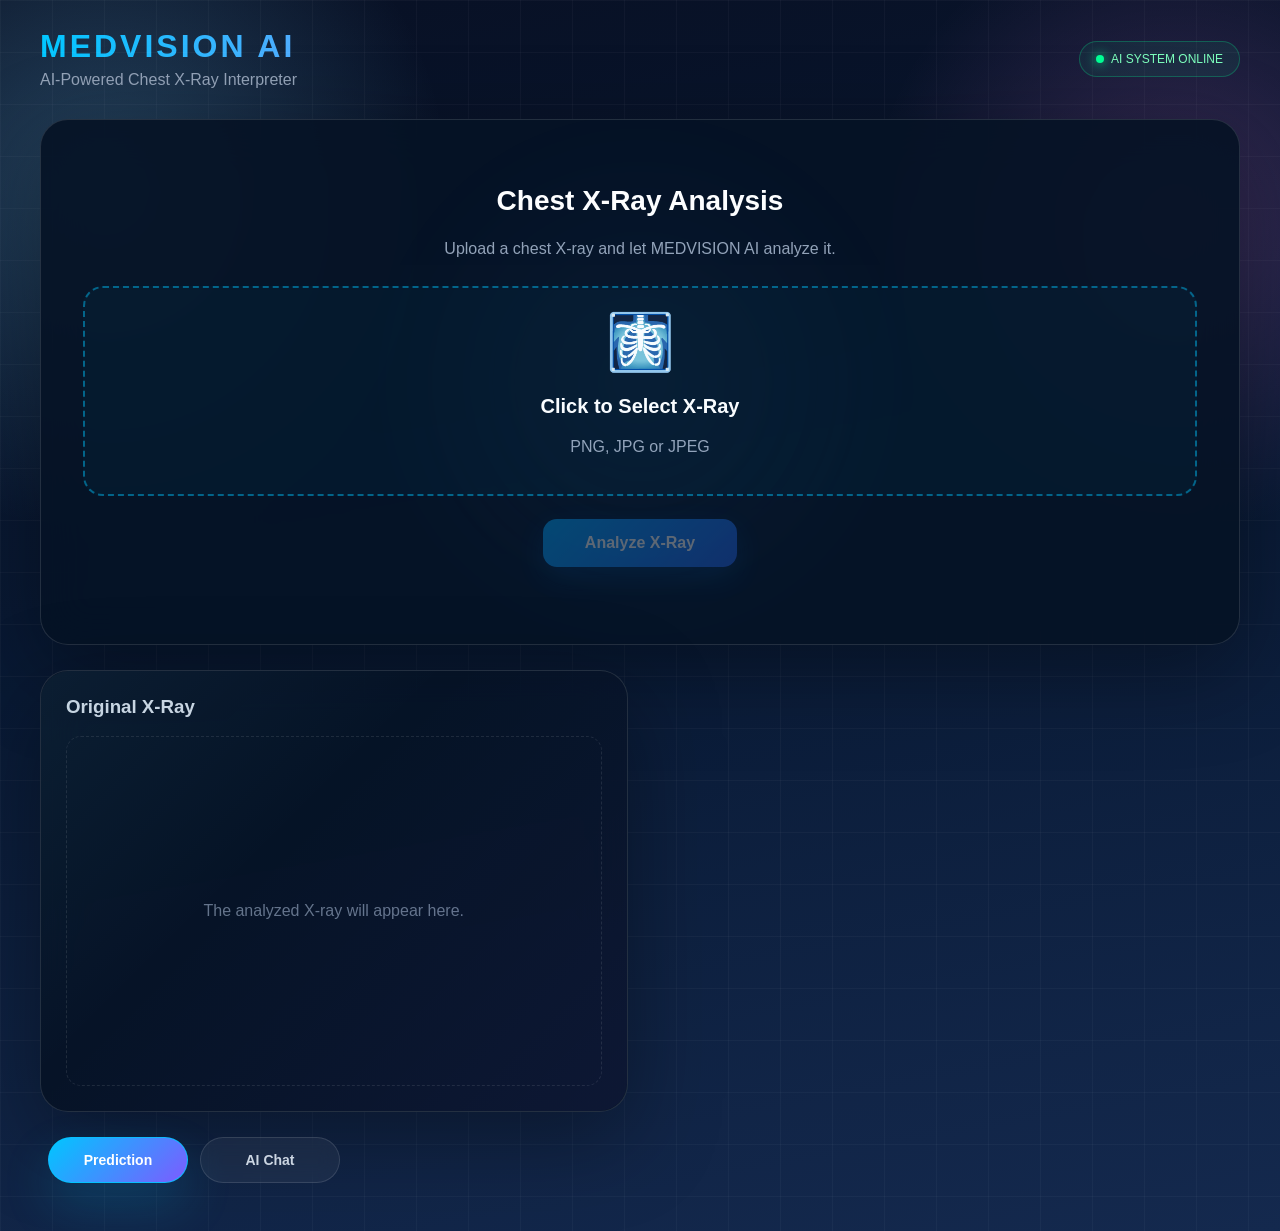
<file: frontend/index.html>
<!DOCTYPE html>
<html lang="en">
<head>
<meta charset="UTF-8">
<meta name="viewport" content="width=device-width, initial-scale=1.0">
<title>MEDVISION AI | Chest X-Ray Interpreter</title>
<style>
*{box-sizing:border-box}
body{margin:0;padding:28px;font-family:Arial,Helvetica,sans-serif;color:#fff;background:radial-gradient(circle at 8% 15%,#7ad4ff40,transparent 22%),radial-gradient(circle at 92% 18%,#ff84ff30,transparent 20%),linear-gradient(170deg,#081024 0%,#091a35 48%,#14294e 100%);background-size:cover;animation:backgroundShift 20s ease infinite;perspective:1800px;perspective-origin:center top;overflow-x:hidden}
body:before{content:"";position:fixed;inset:0;pointer-events:none;background-image:linear-gradient(#ffffff08 1px,transparent 1px),linear-gradient(90deg,#ffffff08 1px,transparent 1px);background-size:52px 52px}
@keyframes backgroundShift{0%{background-position:0% 0%,100% 100%,0% 50%}50%{background-position:5% 10%,95% 90%,100% 50%}100%{background-position:0% 0%,100% 100%,0% 50%}}
.header,.container{max-width:1200px;margin:auto}
.header{display:flex;justify-content:space-between;align-items:center;margin-bottom:30px}
.brand h1{font-size:32px;letter-spacing:3px;margin:0;background:linear-gradient(90deg,#00c6ff,#4facfe);-webkit-background-clip:text;-webkit-text-fill-color:transparent}
.brand p{color:#94a3b8;margin:6px 0 0}
.status{padding:10px 16px;border-radius:30px;background:#00ff9510;border:1px solid #00ff9540;color:#7dffbd;font-size:12px}
.status-dot{display:inline-block;width:8px;height:8px;background:#00ff95;border-radius:50%;margin-right:7px;box-shadow:0 0 12px #00ff95}
.glass{background:rgba(6,19,37,.92);border:1px solid rgba(255,255,255,.12);backdrop-filter:blur(22px);border-radius:28px;box-shadow:0 26px 90px rgba(0,0,0,.35);transition:transform .35s ease,box-shadow .35s ease,background-color .35s ease;position:relative;overflow:hidden}
.glass:hover{transform:translateY(-6px);box-shadow:0 34px 110px rgba(0,0,0,.45);background:rgba(16,34,60,.96)}
.tab-bar{display:flex;flex-wrap:wrap;gap:12px;margin:0 0 20px;padding:0 8px}
.tab-button{position:relative;min-width:140px;padding:14px 26px;border-radius:999px;border:1px solid rgba(255,255,255,.12);background:rgba(255,255,255,.05);color:#cbd5e1;font-size:14px;font-weight:700;cursor:pointer;transition:transform .25s ease,background .25s ease,border-color .25s ease,box-shadow .25s ease;backdrop-filter:blur(10px)}
.tab-button:hover{transform:translateY(-1px);background:rgba(255,255,255,.1)}
.tab-button.active{background:linear-gradient(135deg,#00c6ff,#7d5bff);border-color:rgba(0,198,255,.85);color:#fff;box-shadow:0 22px 50px rgba(0,198,255,.18)}
.tab-button.active:hover{transform:translateY(-1px)}
.hidden{display:none!important}
.chat-panel{padding:22px;margin-top:16px;border-radius:24px;background:rgba(10,24,40,.94);border:1px solid rgba(255,255,255,.08);box-shadow:0 34px 90px rgba(0,0,0,.30)}
.chat-messages{max-height:320px;overflow-y:auto;padding:20px;display:flex;flex-direction:column;gap:16px;background:rgba(255,255,255,.03);border-radius:20px;border:1px solid rgba(255,255,255,.08);box-shadow:inset 0 0 0 1px rgba(255,255,255,.02)}
.chat-bubble{align-self:flex-start;max-width:100%;padding:16px 18px;border-radius:20px;background:rgba(255,255,255,.06);color:#e2e8f0;line-height:1.65;box-shadow:0 18px 40px rgba(0,0,0,.20);animation:fadeIn .35s ease both}
.chat-bubble.user{align-self:flex-end;background:linear-gradient(135deg,#4facfe,#8158ff);color:#fff}
.chat-bubble.bot{background:rgba(255,255,255,.08)}
.chat-bubble.system{background:rgba(255,255,255,.05);color:#94a3b8;font-size:13px}
.chat-input-row{display:flex;flex-wrap:wrap;gap:12px;margin-top:20px}
.chat-input-row input{flex:1;min-width:240px;padding:14px 18px;border-radius:16px;border:1px solid rgba(255,255,255,.1);background:rgba(255,255,255,.05);color:#fff;outline:none;transition:border-color .25s ease,box-shadow .25s ease;}
.chat-input-row input:focus{border-color:#4facfe;box-shadow:0 0 0 4px rgba(79,172,254,.12)}
.chat-input-row button{padding:14px 24px;border-radius:16px;border:0;background:linear-gradient(135deg,#00c6ff,#4facfe);color:#fff;font-weight:700;cursor:pointer;transition:transform .25s ease,box-shadow .25s ease;box-shadow:0 14px 30px rgba(0,198,255,.22)}
.chat-input-row button:hover{transform:translateY(-2px)}
.upload-card{padding:42px;text-align:center;margin-bottom:25px}
.upload-card::before{content:"";position:absolute;inset:-24px;background:radial-gradient(circle,#4facfe44,transparent 42%);opacity:.18;filter:blur(30px);animation:floatGlow 7s ease-in-out infinite;pointer-events:none}
.viewer-card{padding:25px;min-height:430px;transition:transform .35s ease,box-shadow .35s ease;position:relative}
.viewer-card:hover{transform:translateY(-3px)}
.viewer-card::after{content:"";position:absolute;inset:0;border-radius:28px;background:linear-gradient(135deg,rgba(109,214,255,.06),transparent 40%,rgba(125,91,255,.06));pointer-events:none}
.results{padding:35px;display:none;opacity:0;transform:translateY(24px);transition:opacity .8s ease,transform .8s ease}
.results.visible{display:block;opacity:1;transform:translateY(0)}
#predictBtn{margin-top:23px;padding:15px 42px;border:0;border-radius:14px;font-size:16px;font-weight:bold;color:#fff;cursor:pointer;background:linear-gradient(135deg,#6d9eff,#8c4cff);box-shadow:0 10px 30px rgba(55,96,255,.28);transition:transform .25s ease,box-shadow .25s ease,background .35s ease}
#predictBtn:hover:not(:disabled){transform:translateY(-2px);box-shadow:0 14px 36px rgba(55,96,255,.38);background:linear-gradient(135deg,#6dd6ff,#c28cff)}
#downloadPDF{margin-top:22px;padding:13px 24px;border:0;border-radius:12px;background:linear-gradient(135deg,#6dd6ff,#7d5bff);color:#fff;cursor:pointer;font-weight:bold;transition:transform .25s ease,box-shadow .25s ease,opacity .35s ease}
#downloadPDF:hover{transform:translateY(-2px);box-shadow:0 10px 32px rgba(109,214,255,.3)}
#downloadPDF:disabled{opacity:.35;cursor:not-allowed;transform:none;box-shadow:none}
.upload-card h2{font-size:28px}.upload-card>p{color:#94a3b8;margin-bottom:28px}
#downloadPDF{margin-top:22px;padding:13px 24px;border:0;border-radius:12px;background:#2563eb;color:#fff;cursor:pointer;font-weight:bold}
.status-dot{animation:pulse 1.8s ease-in-out infinite}
.upload-area{transition:transform .3s ease,box-shadow .3s ease}
.upload-area:hover{transform:translateY(-3px) scale(1.01);box-shadow:0 18px 40px rgba(0,198,255,.18)}
.report-box{animation:fadeIn .75s ease both}
@keyframes pulse{0%,100%{transform:scale(1);opacity:.9}50%{transform:scale(1.3);opacity:1}}
@keyframes floatGlow{0%,100%{transform:translateY(0px)}50%{transform:translateY(14px)}}
@keyframes fadeIn{from{opacity:0;transform:translateY(18px)}to{opacity:1;transform:translateY(0)}}
.upload-area{min-height:210px;border:2px dashed #00c6ff70;border-radius:20px;cursor:pointer;background:#00c6ff09;display:flex;align-items:center;justify-content:center}
.upload-area:hover,.upload-area.dragging{border-color:#00c6ff;background:#00c6ff15}
.upload-icon{font-size:55px}.upload-content h3{font-size:20px}.upload-content p{color:#94a3b8}
#image{display:none}
.selected-file{margin-top:16px;padding:12px;border-radius:12px;background:#00c6ff12;color:#8eeaff;display:none}
#preview-container{display:none;margin-top:28px}
#preview{width:100%;max-height:500px;object-fit:contain;border-radius:18px;background:#020817;border:1px solid #ffffff19}
#predictBtn{margin-top:23px;padding:15px 42px;border:0;border-radius:14px;font-size:16px;font-weight:bold;color:#fff;cursor:pointer;background:linear-gradient(135deg,#00a8ff,#2563eb);box-shadow:0 10px 30px #008cff40}
#predictBtn:disabled{opacity:.35;cursor:not-allowed}
#connectionStatus{margin-top:15px;min-height:20px;color:#94a3b8;font-size:13px}
.viewer{display:grid;grid-template-columns:1fr 1fr;gap:25px;margin-bottom:25px}
.viewer-card{padding:25px;min-height:430px}
.viewer-card h3{margin:0 0 18px;color:#cbd5e1}
.viewer-image{width:100%;height:350px;object-fit:contain;border-radius:15px;background:#020817;border:1px solid #ffffff12;display:none}
.empty-view{height:350px;display:flex;justify-content:center;align-items:center;color:#64748b;border:1px dashed #ffffff19;border-radius:15px;text-align:center;padding:20px}
.results{padding:35px;display:none}
.primary-result{margin-bottom:30px;padding:24px;border-radius:18px;background:#00c6ff12;border:1px solid #00c6ff33}
.primary-label{font-size:12px;color:#7ddfff;letter-spacing:2px}.primary-disease{font-size:30px;font-weight:bold;margin-top:8px}.primary-score{color:#94a3b8;margin-top:7px}
.disease-card{margin-bottom:17px}.disease-name{display:flex;justify-content:space-between;margin-bottom:7px}.progress{height:11px;background:#16263b;border-radius:20px;overflow:hidden}.progress-fill{width:0;height:100%;border-radius:20px;background:linear-gradient(90deg,#00c6ff,#2563eb);transition:width 1.1s}
.report-box{margin-top:25px;padding:20px;border-radius:15px;background:#ffffff08;color:#cbd5e1;line-height:1.7}
#loader{position:fixed;inset:0;background:#020817dd;backdrop-filter:blur(10px);display:none;justify-content:center;align-items:center;flex-direction:column;z-index:1000}
.spinner{width:62px;height:62px;border:4px solid #ffffff19;border-top-color:#00c6ff;border-radius:50%;animation:spin 1s linear infinite;margin-bottom:20px}
@keyframes spin{to{transform:rotate(360deg)}}
@media(max-width:800px){body{padding:15px}.header{flex-direction:column;gap:18px;text-align:center}.viewer{grid-template-columns:1fr}}
</style>
</head>
<body>

<header class="header">
<div class="brand"><h1>MEDVISION AI</h1><p>AI-Powered Chest X-Ray Interpreter</p></div>
<div class="status"><span class="status-dot"></span>AI SYSTEM ONLINE</div>
</header>

<main class="container">

<section class="upload-card glass">
<h2>Chest X-Ray Analysis</h2>
<p>Upload a chest X-ray and let MEDVISION AI analyze it.</p>

<label for="image" class="upload-area" id="uploadArea">
<div class="upload-content">
<div class="upload-icon">🩻</div>
<h3>Click to Select X-Ray</h3>
<p>PNG, JPG or JPEG</p>
</div>
</label>

<input type="file" id="image" accept="image/png,image/jpeg,image/jpg">
<div id="selectedFile" class="selected-file"></div>

<div id="preview-container">
<h3>Selected X-Ray</h3>
<img id="preview" alt="Selected X-ray">
</div>

<button id="predictBtn" type="button" disabled onclick="analyzeXray()">Analyze X-Ray</button>
<div id="connectionStatus"></div>
</section>

<section class="viewer">

<div class="viewer-card glass">
<h3>Original X-Ray</h3>
<div id="originalEmpty" class="empty-view">The analyzed X-ray will appear here.</div>
<img id="originalImage" class="viewer-image" alt="Original X-ray">
</div>


</section>

<div class="tab-bar">
    <button id="tabPrediction" class="tab-button active">Prediction</button>
    <button id="tabAI" class="tab-button">AI Chat</button>
</div>

<section id="results" class="results glass">
<h2>AI Prediction Results</h2>
<div id="primaryResult"></div>
<div id="predictionBars"></div>
<div id="report"></div>
<div id="aiExplanation"></div>
<button id="downloadPDF" type="button">📄 Download Report</button>
</section>

<section id="diseaseChat" class="glass hidden">
<h2>AI Chat</h2>
<div class="chat-panel">
    <div id="chatMessages" class="chat-messages">
        <div class="chat-bubble system">Ask about a disease name or chest X-ray finding. Example: "What does Pneumonia mean?"</div>
    </div>
    <div class="chat-input-row">
        <input id="chatInput" type="text" placeholder="Ask about a disease, symptom, or finding...">
        <button id="chatSend" type="button">Ask</button>
    </div>
</div>
</section>

</main>

<div id="loader"><div class="spinner"></div><p id="loaderText">Connecting to MEDVISION AI...</p></div>

<script>
const API_BASE="http://127.0.0.1:5000";

const fileInput=document.getElementById("image");
const uploadArea=document.getElementById("uploadArea");
const preview=document.getElementById("preview");
const previewContainer=document.getElementById("preview-container");
const selectedFile=document.getElementById("selectedFile");
const predictBtn=document.getElementById("predictBtn");
const connectionStatus=document.getElementById("connectionStatus");
const loader=document.getElementById("loader");
const loaderText=document.getElementById("loaderText");
const results=document.getElementById("results");
const predictionBars=document.getElementById("predictionBars");
const primaryResult=document.getElementById("primaryResult");
const report=document.getElementById("report");
const aiExplanation=document.getElementById("aiExplanation");
const tabPrediction=document.getElementById("tabPrediction");
const tabAI=document.getElementById("tabAI");
const resultsSection=document.getElementById("results");
const chatSection=document.getElementById("diseaseChat");
const originalImage=document.getElementById("originalImage");
const originalEmpty=document.getElementById("originalEmpty");
const downloadPDF=document.getElementById("downloadPDF");
const chatInput=document.getElementById("chatInput");
const chatSend=document.getElementById("chatSend");
const chatMessages=document.getElementById("chatMessages");
let latestAnalysis=null;

console.log("MEDVISION AI FRONTEND LOADED");


fileInput.addEventListener("change",function(){
    const file=this.files[0];
    if(!file)return;

    if(!file.type.startsWith("image/")){
        alert("Please select a valid image.");
        fileInput.value="";
        return;
    }

    const url=URL.createObjectURL(file);

    preview.src=url;
    originalImage.src=url;

    previewContainer.style.display="block";
    originalImage.style.display="block";
    originalEmpty.style.display="none";

    selectedFile.textContent="✓ Selected: "+file.name;
    selectedFile.style.display="block";

    predictBtn.disabled=false;

    uploadArea.querySelector("h3").textContent="✓ X-Ray Selected";
    uploadArea.querySelector("p").textContent="Click to choose another image";

    connectionStatus.textContent="Image ready. Click Analyze X-Ray.";
    connectionStatus.style.color="#7ddfff";
    downloadPDF.disabled=true;
    console.log("IMAGE PREVIEW SUCCESS");
});

uploadArea.addEventListener("dragover",e=>{
    e.preventDefault();
    uploadArea.classList.add("dragging");
});

uploadArea.addEventListener("dragleave",()=>{
    uploadArea.classList.remove("dragging");
});

uploadArea.addEventListener("drop",e=>{
    e.preventDefault();
    uploadArea.classList.remove("dragging");
    if(e.dataTransfer.files.length){
        fileInput.files=e.dataTransfer.files;
        fileInput.dispatchEvent(new Event("change"));
    }
});

async function analyzeXray(){

    const file=fileInput.files[0];

    if(!file){
        alert("Please select an X-ray image first.");
        return;
    }

    console.log("========== ANALYZE BUTTON CLICKED ==========");

    loader.style.display="flex";
    connectionStatus.textContent="Connecting to MEDVISION AI...";
    connectionStatus.style.color="#7ddfff";

    try{

        const health=await fetch(API_BASE+"/health",{cache:"no-store"});

        if(!health.ok){
            throw new Error("Flask health check failed: HTTP "+health.status);
        }

        loaderText.textContent="Running DenseNet121 analysis...";

        const formData=new FormData();
        formData.append("image",file);

        const response=await fetch(API_BASE+"/predict",{
            method:"POST",
            body:formData,
            cache:"no-store"
        });

        const text=await response.text();

        if(!response.ok){
            throw new Error("Prediction failed: HTTP "+response.status+"\\n"+text);
        }

        const data=JSON.parse(text);

        console.log("PREDICTION RECEIVED:",data);

        displayResults(data);

        connectionStatus.textContent="✓ Analysis completed successfully.";
        connectionStatus.style.color="#7dffbd";
        downloadPDF.disabled=false;

    }catch(error){

        console.error("MEDVISION AI ERROR:",error);

        connectionStatus.textContent="✕ "+error.message;
        connectionStatus.style.color="#ff8f8f";

        alert("Analysis failed.\\n\\n"+error.message);

    }finally{

        loader.style.display="none";

    }
}

function displayResults(data){

    latestAnalysis = data;
    results.classList.add('visible');
    results.style.display = 'block';
    predictionBars.innerHTML="";
    report.innerHTML="";
    aiExplanation.innerHTML="";

    // Flask normally returns the prediction inside data.prediction.
    // This also supports the older direct response format.
    const prediction = data.prediction || data;

    const predictions =
        prediction.predictions ||
        data.predictions ||
        {};

    const entries = Object.entries(predictions)
        .filter(([disease,value]) =>
            typeof value === "number" && Number.isFinite(value)
        )
        .sort((a,b)=>b[1]-a[1]);

    if(!entries.length){

        primaryResult.innerHTML=`
            <div class="primary-result">
                <div class="primary-label">MODEL RESULT</div>
                <div class="primary-disease">No prediction returned</div>
                <div class="primary-score">
                    The backend did not return the 14 disease probabilities.
                </div>
            </div>
        `;

        report.innerHTML=`
            <div class="report-box">
                <strong>AI Summary</strong><br>
                No prediction data was returned by the model.
                Please check the Flask terminal.
            </div>
        `;

        results.scrollIntoView({behavior:"smooth"});
        return;
    }

    // Model probabilities are decimals.
    // Example: 0.002764 = 0.2764%.
    const calibratedDetection =
        Boolean(
            prediction.calibrated_detection ??
            prediction.finding_detected ??
            false
        );

    const rawTopDisease =
        prediction.raw_top_disease ||
        prediction.top_disease ||
        entries[0][0];

    const rawTopProbability =
        typeof prediction.raw_top_probability === "number"
            ? prediction.raw_top_probability
            : (
                typeof prediction.top_probability === "number"
                    ? prediction.top_probability
                    : entries[0][1]
            );

    const detectedDisease =
        prediction.top_disease || rawTopDisease;

    const detectedProbability =
        typeof prediction.top_probability === "number"
            ? prediction.top_probability
            : rawTopProbability;

    const threshold =
        typeof prediction.threshold === "number"
            ? prediction.threshold
            : null;


    if(calibratedDetection){

        primaryResult.innerHTML=`
            <div class="primary-result">
                <div class="primary-label">CALIBRATED MODEL RESULT</div>

                <div class="primary-disease">
                    ${formatName(detectedDisease)}
                </div>

                <div class="primary-score">
                    Model score:
                    <strong>${(detectedProbability*100).toFixed(4)}%</strong>

                    ${
                        threshold !== null
                        ? `
                            &nbsp; • &nbsp;
                            Detection threshold:
                            <strong>${(threshold*100).toFixed(4)}%</strong>
                          `
                        : ""
                    }
                </div>
            </div>
        `;

    }else{

        primaryResult.innerHTML=`
            <div class="primary-result">
                <div class="primary-label">CALIBRATED MODEL RESULT</div>

                <div class="primary-disease">
                    No confident finding detected
                </div>

                <div class="primary-score">
                    Highest raw model output:
                    <strong>${formatName(rawTopDisease)}</strong>
                    —
                    <strong>${(rawTopProbability*100).toFixed(4)}%</strong>

                    ${
                        threshold !== null
                        ? `
                            <br>
                            Required threshold:
                            <strong>${(threshold*100).toFixed(4)}%</strong>
                          `
                        : ""
                    }
                </div>
            </div>
        `;
    }


    entries.forEach(([disease,value],i)=>{

        const pct=Math.max(
            0,
            Math.min(100,value*100)
        );

        const card=document.createElement("div");
        card.className="disease-card";

        card.innerHTML=`
            <div class="disease-name">
                <span>${formatName(disease)}</span>
                <strong>${pct.toFixed(4)}%</strong>
            </div>

            <div class="progress">
                <div class="progress-fill"></div>
            </div>
        `;

        predictionBars.appendChild(card);

        setTimeout(()=>{
            card.querySelector(".progress-fill").style.width =
                pct + "%";
        },100+i*70);

    });


    if(calibratedDetection){

        report.innerHTML=`
            <div class="report-box">

                <strong>AI Summary</strong><br><br>

                The calibrated model identified
                <strong>${formatName(detectedDisease)}</strong>
                as the highest-confidence finding.

                <br><br>

                Model score:
                <strong>${(detectedProbability*100).toFixed(4)}%</strong>

                ${
                    threshold !== null
                    ? `
                        <br>
                        Detection threshold:
                        <strong>${(threshold*100).toFixed(4)}%</strong>
                      `
                    : ""
                }

                <br><br>

                This is an AI screening result, not a medical diagnosis.
                A qualified healthcare professional must review the
                X-ray before any clinical decision is made.

            </div>
        `;

    }else{

        report.innerHTML=`
            <div class="report-box">

                <strong>AI Summary</strong><br><br>

                The model's highest raw output was
                <strong>${formatName(rawTopDisease)}</strong>
                at
                <strong>${(rawTopProbability*100).toFixed(4)}%</strong>.

                <br><br>

                This score is below the calibrated detection threshold,
                so the system has <strong>not classified this X-ray as
                having a confident finding</strong>.

                ${
                    threshold !== null
                    ? `
                        <br>
                        Required threshold:
                        <strong>${(threshold*100).toFixed(4)}%</strong>
                      `
                    : ""
                }

                <br><br>

                This output is for research and educational purposes
                only and must be reviewed by a qualified healthcare
                professional.

            </div>
        `;
    }

    const explanationText =
        data.ai_explanation ||
        prediction.ai_explanation ||
        "AI explanation is currently unavailable. Please review the model results with a qualified clinician.";

    aiExplanation.innerHTML = `
        <div class="report-box">
            <strong>AI Explanation</strong><br><br>
            ${String(explanationText)
                .replace(/&/g, "&amp;")
                .replace(/</g, "&lt;")
                .replace(/>/g, "&gt;")
                .replace(/\n/g, "<br>")}
        </div>
    `;

    results.scrollIntoView({behavior:"smooth"});
}


function formatName(name){
    return String(name).replace(/_/g," ");
}

document.getElementById("downloadPDF").addEventListener("click",async()=>{
    if(!latestAnalysis){
        alert("No analysis available yet. Please run the X-ray analysis first.");
        return;
    }

    try{
        const response = await fetch(API_BASE+"/download-report",{
            method: "POST",
            headers: {
                "Content-Type": "application/json"
            },
            body: JSON.stringify(latestAnalysis)
        });

        if(!response.ok){
            const errorText = await response.text();
            throw new Error("Download failed: HTTP "+response.status+"\n"+errorText);
        }

        const blob = await response.blob();
        const url = URL.createObjectURL(blob);
        const a = document.createElement("a");
        a.href = url;
        a.download = "MEDVISION_AI_Report.pdf";
        document.body.appendChild(a);
        a.click();
        a.remove();
        URL.revokeObjectURL(url);
    }catch(e){
        console.error(e);
        alert("Report download failed.\n\n"+e.message);
    }
});

chatSend.addEventListener("click",sendChatQuery);
chatInput.addEventListener("keyup",event=>{
    if(event.key === "Enter"){
        sendChatQuery();
    }
});

tabPrediction.addEventListener("click",()=>setActiveTab("prediction"));
tabAI.addEventListener("click",()=>setActiveTab("ai"));

function setActiveTab(tab){
    if(tab === "prediction"){
        tabPrediction.classList.add("active");
        tabAI.classList.remove("active");
        resultsSection.classList.remove("hidden");
        chatSection.classList.add("hidden");
    } else {
        tabAI.classList.add("active");
        tabPrediction.classList.remove("active");
        resultsSection.classList.add("hidden");
        chatSection.classList.remove("hidden");
    }
}

document.addEventListener("DOMContentLoaded",()=>{
    setActiveTab("prediction");
});

function renderChatBubble(text, type){
    const bubble=document.createElement("div");
    bubble.className="chat-bubble "+type;
    bubble.textContent=text;
    chatMessages.appendChild(bubble);
    chatMessages.scrollTop = chatMessages.scrollHeight;
}

async function sendChatQuery(){
    const query = chatInput.value.trim();
    if(!query){
        return;
    }

    renderChatBubble(query, "user");
    chatInput.value = "";

    try{
        const response = await fetch(API_BASE+"/disease-chat",{
            method: "POST",
            headers:{
                "Content-Type":"application/json"
            },
            body: JSON.stringify({query})
        });

        if(!response.ok){
            const text = await response.text();
            throw new Error(text || "Chat request failed.");
        }

        const data = await response.json();
        renderChatBubble(data.answer || "No response from server.", "bot");
    }catch(error){
        console.error(error);
        renderChatBubble("Sorry, I couldn't retrieve a chat answer right now.", "bot");
    }
}
</script>
</body>
</html>
</file>
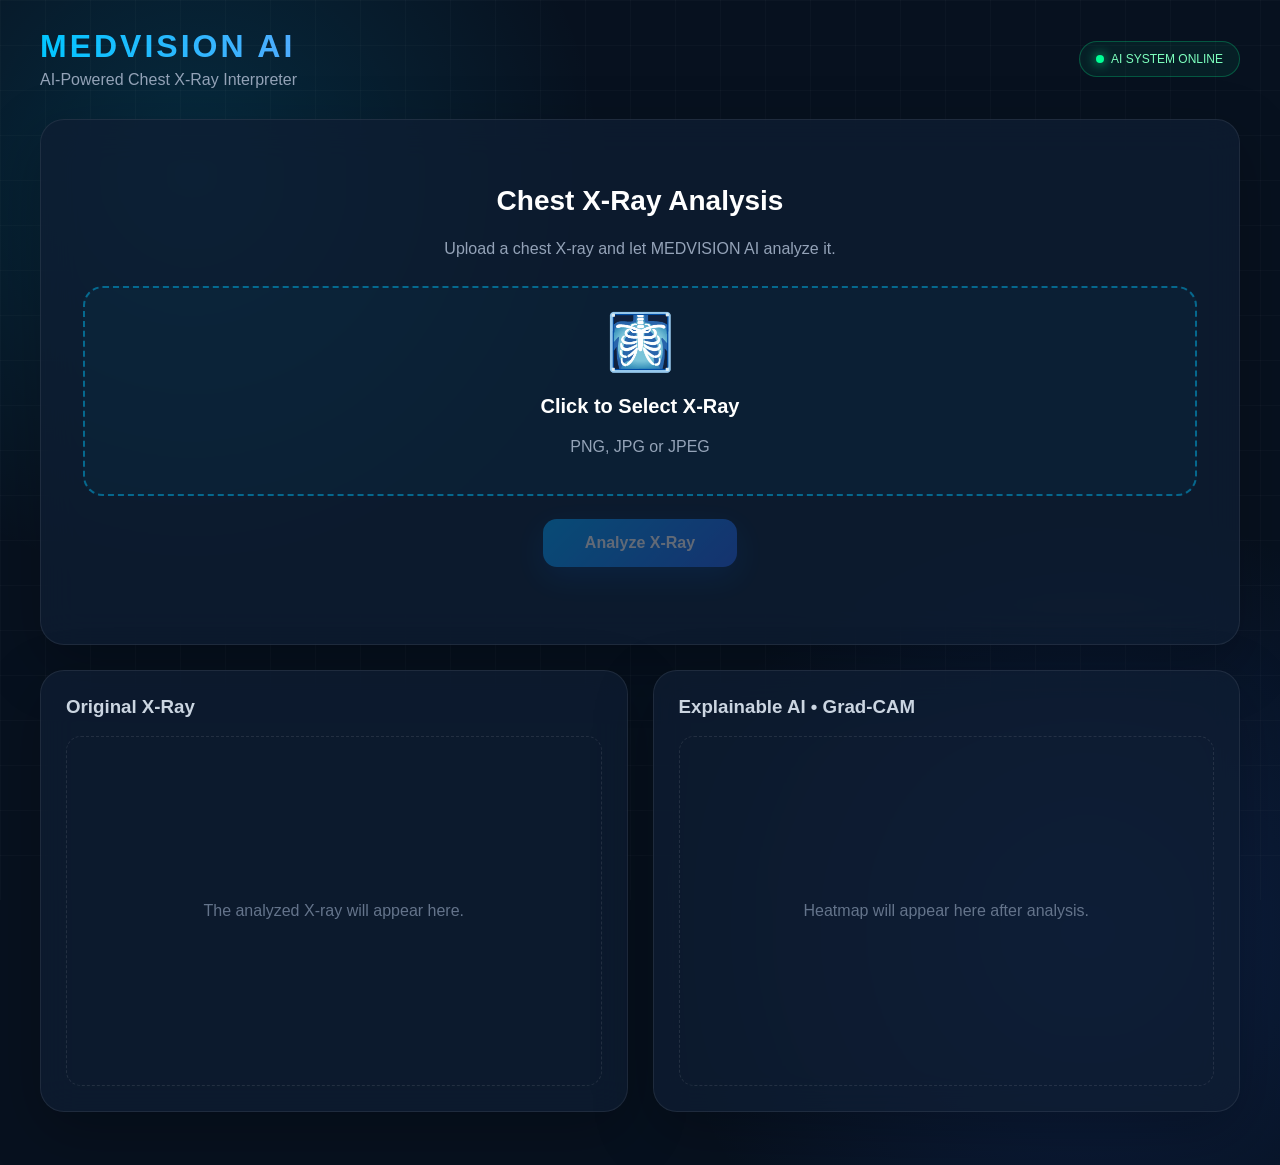
<file: frontend/index_backup.html>
<!DOCTYPE html>
<html lang="en">
<head>
<meta charset="UTF-8">
<meta name="viewport" content="width=device-width, initial-scale=1.0">
<title>MEDVISION AI | Chest X-Ray Interpreter</title>
<style>
*{box-sizing:border-box}
body{margin:0;padding:28px;font-family:Arial,Helvetica,sans-serif;color:#fff;background:radial-gradient(circle at 15% 15%,#00c6ff25,transparent 28%),radial-gradient(circle at 85% 80%,#2563eb30,transparent 30%),#07111f}
body:before{content:"";position:fixed;inset:0;pointer-events:none;background-image:linear-gradient(#ffffff06 1px,transparent 1px),linear-gradient(90deg,#ffffff06 1px,transparent 1px);background-size:45px 45px}
.header,.container{max-width:1200px;margin:auto}
.header{display:flex;justify-content:space-between;align-items:center;margin-bottom:30px}
.brand h1{font-size:32px;letter-spacing:3px;margin:0;background:linear-gradient(90deg,#00c6ff,#4facfe);-webkit-background-clip:text;-webkit-text-fill-color:transparent}
.brand p{color:#94a3b8;margin:6px 0 0}
.status{padding:10px 16px;border-radius:30px;background:#00ff9510;border:1px solid #00ff9540;color:#7dffbd;font-size:12px}
.status-dot{display:inline-block;width:8px;height:8px;background:#00ff95;border-radius:50%;margin-right:7px;box-shadow:0 0 12px #00ff95}
.glass{background:#0f1e32c2;border:1px solid #ffffff14;backdrop-filter:blur(18px);border-radius:24px;box-shadow:0 20px 60px #00000040}
.upload-card{padding:42px;text-align:center;margin-bottom:25px}
.upload-card h2{font-size:28px}.upload-card>p{color:#94a3b8;margin-bottom:28px}
.upload-area{min-height:210px;border:2px dashed #00c6ff70;border-radius:20px;cursor:pointer;background:#00c6ff09;display:flex;align-items:center;justify-content:center}
.upload-area:hover,.upload-area.dragging{border-color:#00c6ff;background:#00c6ff15}
.upload-icon{font-size:55px}.upload-content h3{font-size:20px}.upload-content p{color:#94a3b8}
#image{display:none}
.selected-file{margin-top:16px;padding:12px;border-radius:12px;background:#00c6ff12;color:#8eeaff;display:none}
#preview-container{display:none;margin-top:28px}
#preview{width:100%;max-height:500px;object-fit:contain;border-radius:18px;background:#020817;border:1px solid #ffffff19}
#predictBtn{margin-top:23px;padding:15px 42px;border:0;border-radius:14px;font-size:16px;font-weight:bold;color:#fff;cursor:pointer;background:linear-gradient(135deg,#00a8ff,#2563eb);box-shadow:0 10px 30px #008cff40}
#predictBtn:disabled{opacity:.35;cursor:not-allowed}
#connectionStatus{margin-top:15px;min-height:20px;color:#94a3b8;font-size:13px}
.viewer{display:grid;grid-template-columns:1fr 1fr;gap:25px;margin-bottom:25px}
.viewer-card{padding:25px;min-height:430px}
.viewer-card h3{margin:0 0 18px;color:#cbd5e1}
.viewer-image{width:100%;height:350px;object-fit:contain;border-radius:15px;background:#020817;border:1px solid #ffffff12;display:none}
.empty-view{height:350px;display:flex;justify-content:center;align-items:center;color:#64748b;border:1px dashed #ffffff19;border-radius:15px;text-align:center;padding:20px}
#gradcamImage{display:none;width:100%;height:350px;object-fit:contain;border-radius:15px;background:#020817}
.results{padding:35px;display:none}
.primary-result{margin-bottom:30px;padding:24px;border-radius:18px;background:#00c6ff12;border:1px solid #00c6ff33}
.primary-label{font-size:12px;color:#7ddfff;letter-spacing:2px}.primary-disease{font-size:30px;font-weight:bold;margin-top:8px}.primary-score{color:#94a3b8;margin-top:7px}
.disease-card{margin-bottom:17px}.disease-name{display:flex;justify-content:space-between;margin-bottom:7px}.progress{height:11px;background:#16263b;border-radius:20px;overflow:hidden}.progress-fill{width:0;height:100%;border-radius:20px;background:linear-gradient(90deg,#00c6ff,#2563eb);transition:width 1.1s}
.report-box{margin-top:25px;padding:20px;border-radius:15px;background:#ffffff08;color:#cbd5e1;line-height:1.7}
#downloadPDF{margin-top:22px;padding:13px 24px;border:0;border-radius:12px;background:#2563eb;color:#fff;cursor:pointer;font-weight:bold}
#loader{position:fixed;inset:0;background:#020817dd;backdrop-filter:blur(10px);display:none;justify-content:center;align-items:center;flex-direction:column;z-index:1000}
.spinner{width:62px;height:62px;border:4px solid #ffffff19;border-top-color:#00c6ff;border-radius:50%;animation:spin 1s linear infinite;margin-bottom:20px}
@keyframes spin{to{transform:rotate(360deg)}}
@media(max-width:800px){body{padding:15px}.header{flex-direction:column;gap:18px;text-align:center}.viewer{grid-template-columns:1fr}}
</style>
</head>
<body>

<header class="header">
<div class="brand"><h1>MEDVISION AI</h1><p>AI-Powered Chest X-Ray Interpreter</p></div>
<div class="status"><span class="status-dot"></span>AI SYSTEM ONLINE</div>
</header>

<main class="container">

<section class="upload-card glass">
<h2>Chest X-Ray Analysis</h2>
<p>Upload a chest X-ray and let MEDVISION AI analyze it.</p>

<label for="image" class="upload-area" id="uploadArea">
<div class="upload-content">
<div class="upload-icon">🩻</div>
<h3>Click to Select X-Ray</h3>
<p>PNG, JPG or JPEG</p>
</div>
</label>

<input type="file" id="image" accept="image/png,image/jpeg,image/jpg">
<div id="selectedFile" class="selected-file"></div>

<div id="preview-container">
<h3>Selected X-Ray</h3>
<img id="preview" alt="Selected X-ray">
</div>

<button id="predictBtn" type="button" disabled onclick="analyzeXray()">Analyze X-Ray</button>
<div id="connectionStatus"></div>
</section>

<section class="viewer">

<div class="viewer-card glass">
<h3>Original X-Ray</h3>
<div id="originalEmpty" class="empty-view">The analyzed X-ray will appear here.</div>
<img id="originalImage" class="viewer-image" alt="Original X-ray">
</div>

<div class="viewer-card glass">
<h3>Explainable AI • Grad-CAM</h3>
<div id="gradcamEmpty" class="empty-view">Heatmap will appear here after analysis.</div>
<img id="gradcamImage" class="viewer-image" alt="Grad-CAM heatmap">
</div>

</section>

<section id="results" class="results glass">
<h2>AI Prediction Results</h2>
<div id="primaryResult"></div>
<div id="predictionBars"></div>
<div id="report"></div>
<button id="downloadPDF" type="button">📄 Download Report</button>
</section>

</main>

<div id="loader"><div class="spinner"></div><p id="loaderText">Connecting to MEDVISION AI...</p></div>

<script>
const API_BASE="http://127.0.0.1:5000";

const fileInput=document.getElementById("image");
const uploadArea=document.getElementById("uploadArea");
const preview=document.getElementById("preview");
const previewContainer=document.getElementById("preview-container");
const selectedFile=document.getElementById("selectedFile");
const predictBtn=document.getElementById("predictBtn");
const connectionStatus=document.getElementById("connectionStatus");
const loader=document.getElementById("loader");
const loaderText=document.getElementById("loaderText");
const results=document.getElementById("results");
const predictionBars=document.getElementById("predictionBars");
const primaryResult=document.getElementById("primaryResult");
const report=document.getElementById("report");
const originalImage=document.getElementById("originalImage");
const originalEmpty=document.getElementById("originalEmpty");
const gradcamImage=document.getElementById("gradcamImage");
const gradcamEmpty=document.getElementById("gradcamEmpty");

console.log("MEDVISION AI FRONTEND LOADED");

fileInput.addEventListener("change",function(){
    const file=this.files[0];
    if(!file)return;

    if(!file.type.startsWith("image/")){
        alert("Please select a valid image.");
        fileInput.value="";
        return;
    }

    const url=URL.createObjectURL(file);

    preview.src=url;
    originalImage.src=url;

    previewContainer.style.display="block";
    originalImage.style.display="block";
    originalEmpty.style.display="none";

    selectedFile.textContent="✓ Selected: "+file.name;
    selectedFile.style.display="block";

    predictBtn.disabled=false;

    uploadArea.querySelector("h3").textContent="✓ X-Ray Selected";
    uploadArea.querySelector("p").textContent="Click to choose another image";

    connectionStatus.textContent="Image ready. Click Analyze X-Ray.";
    connectionStatus.style.color="#7ddfff";

    console.log("IMAGE PREVIEW SUCCESS");
});

uploadArea.addEventListener("dragover",e=>{
    e.preventDefault();
    uploadArea.classList.add("dragging");
});

uploadArea.addEventListener("dragleave",()=>{
    uploadArea.classList.remove("dragging");
});

uploadArea.addEventListener("drop",e=>{
    e.preventDefault();
    uploadArea.classList.remove("dragging");
    if(e.dataTransfer.files.length){
        fileInput.files=e.dataTransfer.files;
        fileInput.dispatchEvent(new Event("change"));
    }
});

async function analyzeXray(){

    const file=fileInput.files[0];

    if(!file){
        alert("Please select an X-ray image first.");
        return;
    }

    console.log("========== ANALYZE BUTTON CLICKED ==========");

    loader.style.display="flex";
    connectionStatus.textContent="Connecting to MEDVISION AI...";
    connectionStatus.style.color="#7ddfff";

    try{

        const health=await fetch(API_BASE+"/health",{cache:"no-store"});

        if(!health.ok){
            throw new Error("Flask health check failed: HTTP "+health.status);
        }

        loaderText.textContent="Running DenseNet121 analysis...";

        const formData=new FormData();
        formData.append("image",file);

        const response=await fetch(API_BASE+"/predict",{
            method:"POST",
            body:formData,
            cache:"no-store"
        });

        const text=await response.text();

        if(!response.ok){
            throw new Error("Prediction failed: HTTP "+response.status+"\\n"+text);
        }

        const data=JSON.parse(text);

        console.log("PREDICTION RECEIVED:",data);

        displayResults(data);

        // Flask returns the actual Grad-CAM URL in data.gradcam.
        if(data.gradcam){
            const gradcamUrl = data.gradcam.startsWith("http")
                ? data.gradcam
                : API_BASE + data.gradcam;

            gradcamImage.src = gradcamUrl + (gradcamUrl.includes("?") ? "&" : "?") + "t=" + Date.now();

            gradcamImage.onload=function(){
                gradcamImage.style.display="block";
                gradcamEmpty.style.display="none";
            };

            gradcamImage.onerror=function(){
                gradcamImage.style.display="none";
                gradcamEmpty.style.display="flex";
                gradcamEmpty.textContent="Grad-CAM image could not be loaded.";
            };
        }else{
            gradcamImage.removeAttribute("src");
            gradcamImage.style.display="none";
            gradcamEmpty.style.display="flex";
            gradcamEmpty.textContent = data.gradcam_error
                ? "Grad-CAM unavailable: " + data.gradcam_error
                : "Grad-CAM was not generated for this result.";
        }

        connectionStatus.textContent="✓ Analysis completed successfully.";
        connectionStatus.style.color="#7dffbd";

    }catch(error){

        console.error("MEDVISION AI ERROR:",error);

        connectionStatus.textContent="✕ "+error.message;
        connectionStatus.style.color="#ff8f8f";

        alert("Analysis failed.\\n\\n"+error.message);

    }finally{

        loader.style.display="none";

    }
}

function displayResults(data){

    results.style.display="block";
    predictionBars.innerHTML="";
    report.innerHTML="";

    // IMPORTANT: Flask returns the model result INSIDE data.prediction.
    // The old frontend looked at data.predictions, which does not exist.
    const model = (data && data.prediction) ? data.prediction : {};
    const predictions = model.predictions || {};
    const detected = Array.isArray(model.detected_findings)
        ? model.detected_findings
        : [];

    console.log("MODEL RESULT:", model);
    console.log("PREDICTIONS:", predictions);
    console.log("DETECTED FINDINGS:", detected);
    console.log("GRADCAM URL:", data.gradcam);

    const entries = Object.entries(predictions)
        .filter(([name,value]) => Number.isFinite(Number(value)))
        .sort((a,b) => Number(b[1]) - Number(a[1]));

    if(!entries.length){
        primaryResult.innerHTML = `
            <div class="primary-result">
                <div class="primary-label">MODEL RESULT</div>
                <div class="primary-disease">No prediction returned</div>
                <div class="primary-score">
                    The backend response did not contain a prediction map.
                </div>
            </div>`;
        return;
    }

    const findingDetected = model.finding_detected === true;
    const topDisease = model.top_disease || entries[0][0];
    const topScore = Number(model.top_probability ?? entries[0][1]) * 100;

    // Never turn the highest raw score into a diagnosis.
    if(findingDetected){
        primaryResult.innerHTML = `
            <div class="primary-result">
                <div class="primary-label">CALIBRATED AI FINDING</div>
                <div class="primary-disease">${formatName(topDisease)}</div>
                <div class="primary-score">
                    Model score: ${topScore.toFixed(2)}%
                    ${model.confidence_level ? " • " + formatName(model.confidence_level) : ""}
                </div>
            </div>`;
    } else {
        primaryResult.innerHTML = `
            <div class="primary-result">
                <div class="primary-label">CALIBRATED MODEL RESULT</div>
                <div class="primary-disease">No confident finding detected</div>
                <div class="primary-score">
                    Highest model score: ${topScore.toFixed(2)}% (${formatName(topDisease)}),
                    below the calibrated detection threshold.
                </div>
            </div>`;
    }

    // Show all model scores for transparency.
    entries.forEach(([disease,value],i)=>{

        const pct=Math.max(0,Math.min(100,Number(value)*100));

        const isDetected = detected.some(item => {
            if(typeof item === "string") return item === disease;
            return item && item.disease === disease;
        });

        const card=document.createElement("div");
        card.className="disease-card";

        card.innerHTML=`
            <div class="disease-name">
                <span>${formatName(disease)}${isDetected ? " ✓" : ""}</span>
                <strong>${pct.toFixed(2)}%</strong>
            </div>
            <div class="progress">
                <div class="progress-fill"></div>
            </div>
        `;

        predictionBars.appendChild(card);

        setTimeout(()=>{
            card.querySelector(".progress-fill").style.width=pct+"%";
        },100+i*70);
    });

    let summary;

    if(findingDetected && detected.length){
        const names = detected.map(item => {
            if(typeof item === "string") return formatName(item);
            return `${formatName(item.disease)} (${(Number(item.probability)*100).toFixed(2)}%)`;
        });

        summary = `
            <strong>Detected findings:</strong> ${names.join(", ")}.<br><br>
            These are AI screening findings, not confirmed diagnoses.
            A qualified radiologist or physician should review the X-ray.
        `;
    } else {
        summary = `
            <strong>No confident finding detected.</strong><br>
            The model's highest raw score was ${topScore.toFixed(2)}% for
            ${formatName(topDisease)}, but it did not exceed the calibrated
            detection threshold.<br><br>
            This does not mean the X-ray is normal. Clinical/radiological
            review is still required.
        `;
    }

    if(data.gradcam_error){
        summary += `<br><br><strong>Grad-CAM:</strong> ${escapeHtml(data.gradcam_error)}`;
    }

    report.innerHTML=`
        <div class="report-box">
            <strong>AI Screening Summary</strong><br><br>
            ${summary}
        </div>
    `;

    results.scrollIntoView({behavior:"smooth"});
}

function escapeHtml(value){
    return String(value ?? "")
        .replace(/&/g,"&amp;")
        .replace(/</g,"&lt;")
        .replace(/>/g,"&gt;")
        .replace(/"/g,"&quot;")
        .replace(/'/g,"&#039;");
}

function formatName(name){
    return String(name).replace(/_/g," ");
}

document.getElementById("downloadPDF").addEventListener("click",async()=>{
    try{
        const r=await fetch(API_BASE+"/download-report");
        if(!r.ok)throw new Error("PDF endpoint returned HTTP "+r.status);
        const blob=await r.blob();
        const url=URL.createObjectURL(blob);
        const a=document.createElement("a");
        a.href=url;
        a.download="MEDVISION_AI_Report.pdf";
        document.body.appendChild(a);
        a.click();
        a.remove();
        URL.revokeObjectURL(url);
    }catch(e){
        alert("PDF download is not connected yet.\\n\\n"+e.message);
    }
});
</script>
</body>
</html>
</file>
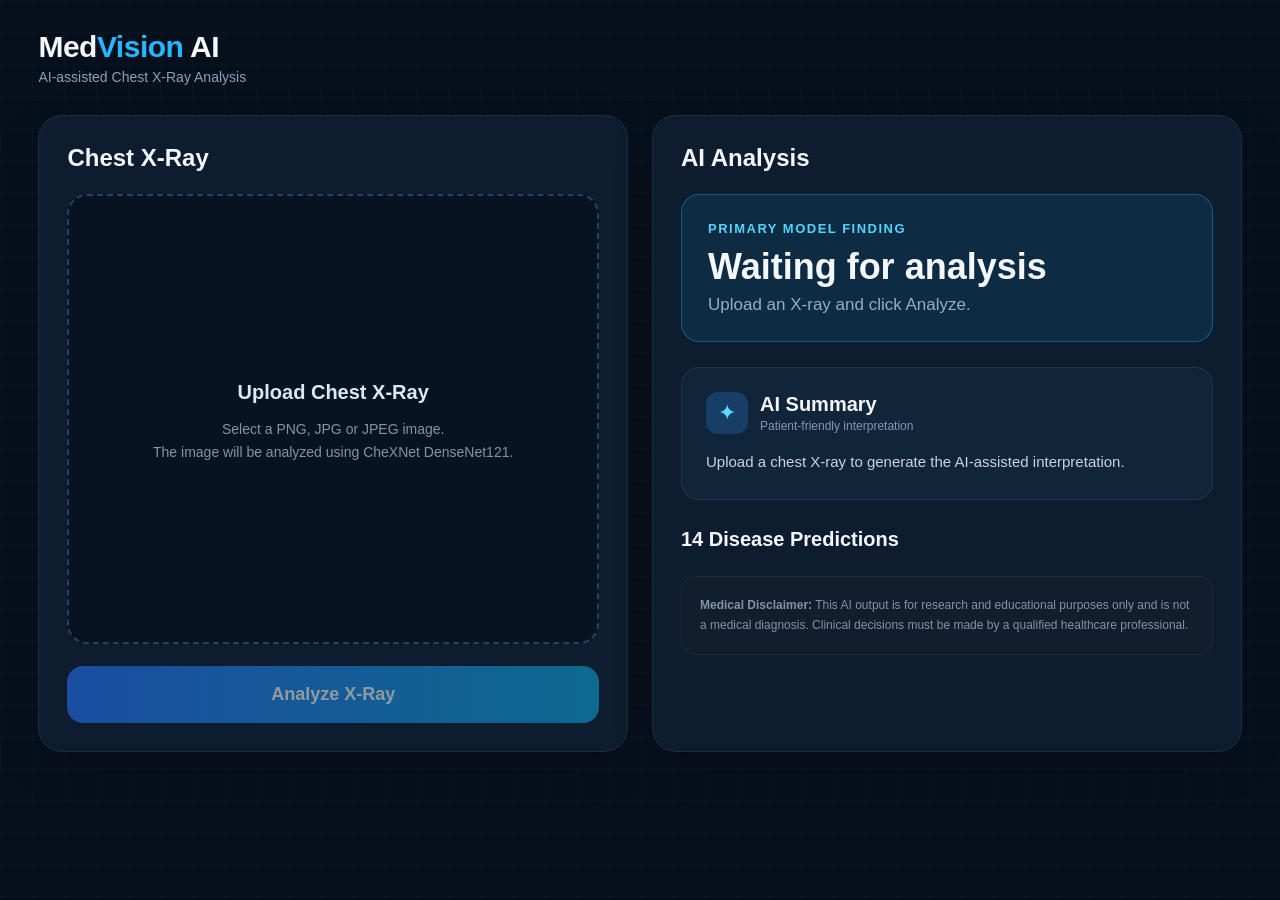
<file: frontend/index_old.html>
<!DOCTYPE html>
<html lang="en">

<head>
    <meta charset="UTF-8">

    <meta
        name="viewport"
        content="width=device-width, initial-scale=1.0"
    >

    <title>MedVision AI</title>

    <style>

        * {
            box-sizing: border-box;
        }

        body {
            margin: 0;
            padding: 0;
            font-family:
                Arial,
                Helvetica,
                sans-serif;

            background:
                #06101d;

            color: #f4f7fb;

            min-height: 100vh;
        }

        body::before {
            content: "";

            position: fixed;

            inset: 0;

            pointer-events: none;

            background-image:
                linear-gradient(
                    rgba(255,255,255,0.025) 1px,
                    transparent 1px
                ),
                linear-gradient(
                    90deg,
                    rgba(255,255,255,0.025) 1px,
                    transparent 1px
                );

            background-size: 32px 32px;

            z-index: -1;
        }

        .container {
            width: min(1500px, 94%);

            margin: 0 auto;

            padding:
                30px
                0
                60px;
        }

        /* =====================================================
           HEADER
        ===================================================== */

        .header {
            display: flex;

            justify-content:
                space-between;

            align-items: center;

            margin-bottom: 30px;
        }

        .brand {
            font-size: 30px;

            font-weight: 800;

            letter-spacing:
                -0.5px;
        }

        .brand span {
            color: #25b8ff;
        }

        .subtitle {
            color: #8da0b8;

            font-size: 14px;

            margin-top: 5px;
        }

        /* =====================================================
           MAIN GRID
        ===================================================== */

        .main-grid {
            display: grid;

            grid-template-columns:
                1fr
                1fr;

            gap: 24px;

            margin-bottom: 25px;
        }

        .card {
            background:
                #0d1c2e;

            border:
                1px solid
                rgba(255,255,255,0.07);

            border-radius:
                24px;

            padding:
                28px;

            box-shadow:
                0 15px 40px
                rgba(0,0,0,0.20);
        }

        .card-title {
            font-size: 24px;

            font-weight: 700;

            margin-bottom: 22px;
        }

        /* =====================================================
           UPLOAD AREA
        ===================================================== */

        .upload-area {
            border:
                2px dashed
                #24425f;

            border-radius:
                20px;

            min-height:
                450px;

            display: flex;

            align-items: center;

            justify-content: center;

            overflow: hidden;

            background:
                #071321;

            position: relative;
        }

        .upload-placeholder {
            text-align: center;

            color: #8294aa;

            padding: 30px;
        }

        .upload-placeholder h3 {
            color: #dce8f5;

            font-size: 20px;

            margin-bottom: 10px;
        }

        .upload-placeholder p {
            font-size: 14px;

            line-height: 1.6;
        }

        #previewImage {
            width: 100%;

            height: 450px;

            object-fit: contain;

            display: none;

            background:
                #020914;
        }

        .file-name {
            position: absolute;

            left: 18px;

            bottom: 18px;

            background:
                rgba(0,0,0,0.75);

            padding:
                10px 14px;

            border-radius:
                10px;

            font-size: 13px;

            color: #dbe8f5;

            display: none;
        }

        .change-button {
            position: absolute;

            right: 18px;

            top: 18px;

            border: none;

            background:
                rgba(0,0,0,0.80);

            color: white;

            padding:
                11px 16px;

            border-radius:
                10px;

            cursor: pointer;

            font-weight: 700;

            display: none;
        }

        .change-button:hover {
            background:
                #1c8fe0;
        }

        /* =====================================================
           BUTTON
        ===================================================== */

        .analyze-button {
            width: 100%;

            margin-top: 22px;

            padding:
                18px;

            border: none;

            border-radius:
                16px;

            background:
                linear-gradient(
                    90deg,
                    #2878ff,
                    #10a9df
                );

            color: white;

            font-size: 18px;

            font-weight: 800;

            cursor: pointer;

            transition:
                transform 0.15s ease,
                opacity 0.15s ease;
        }

        .analyze-button:hover {
            transform:
                translateY(-1px);
        }

        .analyze-button:disabled {
            opacity:
                0.55;

            cursor:
                not-allowed;

            transform:
                none;
        }

        /* =====================================================
           RESULT CARD
        ===================================================== */

        .result-card {
            display: none;

            margin-top: 25px;
        }

        .primary-result {
            background:
                #0d2b42;

            border:
                1px solid
                rgba(25,190,255,0.35);

            border-radius:
                18px;

            padding:
                26px;

            margin-bottom:
                25px;
        }

        .primary-label {
            color:
                #52d5ff;

            font-size:
                13px;

            font-weight:
                700;

            letter-spacing:
                1.5px;

            margin-bottom:
                10px;
        }

        .primary-disease {
            font-size:
                36px;

            font-weight:
                800;

            margin-bottom:
                7px;
        }

        .primary-score {
            color:
                #8fb0cb;

            font-size:
                17px;
        }

        /* =====================================================
           SUMMARY
        ===================================================== */

        .summary-card {
            background:
                #10253a;

            border:
                1px solid
                rgba(255,255,255,0.08);

            border-radius:
                18px;

            padding:
                24px;

            margin-bottom:
                28px;
        }

        .summary-header {
            display:
                flex;

            align-items:
                center;

            gap:
                12px;

            margin-bottom:
                14px;
        }

        .summary-icon {
            width:
                42px;

            height:
                42px;

            border-radius:
                12px;

            display:
                flex;

            align-items:
                center;

            justify-content:
                center;

            background:
                #173e67;

            color:
                #61d6ff;

            font-size:
                22px;
        }

        .summary-title {
            font-size:
                20px;

            font-weight:
                800;
        }

        .summary-subtitle {
            color:
                #8298af;

            font-size:
                12px;

            margin-top:
                3px;
        }

        .summary-text {
            color:
                #c7d4e3;

            font-size:
                15px;

            line-height:
                1.8;
        }

        /* =====================================================
           DISEASE PREDICTIONS
        ===================================================== */

        .disease-title {
            font-size:
                20px;

            font-weight:
                800;

            margin-bottom:
                22px;
        }

        .disease-row {
            margin-bottom:
                18px;
        }

        .disease-header {
            display:
                flex;

            justify-content:
                space-between;

            align-items:
                center;

            margin-bottom:
                8px;
        }

        .disease-name {
            color:
                #dbe7f3;

            font-size:
                15px;
        }

        .disease-value {
            color:
                #9bc7e8;

            font-size:
                14px;

            font-weight:
                700;
        }

        .progress-background {
            height:
                13px;

            width:
                100%;

            background:
                #172d44;

            border-radius:
                999px;

            overflow:
                hidden;
        }

        .progress-bar {
            height:
                100%;

            width:
                0%;

            background:
                linear-gradient(
                    90deg,
                    #1d9bf0,
                    #24c7f2
                );

            border-radius:
                999px;

            transition:
                width 0.5s ease;
        }

        /* =====================================================
           STATUS
        ===================================================== */

        .status {
            display:
                none;

            padding:
                15px 18px;

            border-radius:
                12px;

            margin-top:
                20px;

            font-size:
                14px;

            line-height:
                1.5;
        }

        .status.loading {
            display:
                block;

            background:
                #112c42;

            color:
                #7fdcff;
        }

        .status.error {
            display:
                block;

            background:
                #421c23;

            color:
                #ff9aa9;
        }

        .status.success {
            display:
                block;

            background:
                #123627;

            color:
                #7ce5aa;
        }

        /* =====================================================
           DISCLAIMER
        ===================================================== */

        .disclaimer {
            margin-top:
                25px;

            padding:
                18px;

            background:
                #101e2d;

            border:
                1px solid
                rgba(255,255,255,0.06);

            border-radius:
                14px;

            color:
                #8194a8;

            font-size:
                12px;

            line-height:
                1.7;
        }

        /* =====================================================
           MOBILE
        ===================================================== */

        @media (max-width: 900px) {

            .main-grid {
                grid-template-columns:
                    1fr;
            }

            .container {
                width:
                    92%;
            }

            .upload-area {
                min-height:
                    350px;
            }

            #previewImage {
                height:
                    350px;
            }

            .primary-disease {
                font-size:
                    30px;
            }
        }

    </style>
</head>


<body>

<div class="container">

    <!-- =====================================================
         HEADER
    ===================================================== -->

    <div class="header">

        <div>

            <div class="brand">
                Med<span>Vision</span> AI
            </div>

            <div class="subtitle">
                AI-assisted Chest X-Ray Analysis
            </div>

        </div>

    </div>


    <!-- =====================================================
         MAIN SECTION
    ===================================================== -->

    <div class="main-grid">

        <!-- =================================================
             LEFT: UPLOAD
        ================================================== -->

        <div class="card">

            <div class="card-title">
                Chest X-Ray
            </div>

            <div
                class="upload-area"
                id="uploadArea"
            >

                <div
                    class="upload-placeholder"
                    id="uploadPlaceholder"
                >

                    <h3>
                        Upload Chest X-Ray
                    </h3>

                    <p>
                        Select a PNG, JPG or JPEG image.
                        <br>
                        The image will be analyzed using
                        CheXNet DenseNet121.
                    </p>

                </div>


                <img
                    id="previewImage"
                    alt="Uploaded X-ray"
                >


                <div
                    class="file-name"
                    id="fileName"
                >
                </div>


                <button
                    type="button"
                    class="change-button"
                    id="changeButton"
                >
                    Change Image
                </button>

            </div>


            <input
                type="file"
                id="imageInput"
                accept="image/png,image/jpeg,image/jpg"
                hidden
            >


            <button
                type="button"
                class="analyze-button"
                id="analyzeButton"
                disabled
            >
                Analyze X-Ray
            </button>


            <div
                class="status"
                id="status"
            >
            </div>

        </div>


        <!-- =================================================
             RIGHT: PRIMARY RESULT
        ================================================== -->

        <div class="card">

            <div class="card-title">
                AI Analysis
            </div>


            <div
                class="primary-result"
                id="primaryResult"
            >

                <div class="primary-label">
                    PRIMARY MODEL FINDING
                </div>


                <div
                    class="primary-disease"
                    id="primaryDisease"
                >
                    Waiting for analysis
                </div>


                <div
                    class="primary-score"
                    id="primaryScore"
                >
                    Upload an X-ray and click Analyze.
                </div>

            </div>


            <!-- =================================================
                 AI SUMMARY
            ================================================== -->

            <div
                class="summary-card"
                id="summaryCard"
            >

                <div class="summary-header">

                    <div class="summary-icon">
                        ✦
                    </div>

                    <div>

                        <div class="summary-title">
                            AI Summary
                        </div>

                        <div class="summary-subtitle">
                            Patient-friendly interpretation
                        </div>

                    </div>

                </div>


                <div
                    class="summary-text"
                    id="summaryText"
                >
                    Upload a chest X-ray to generate the
                    AI-assisted interpretation.
                </div>

            </div>


            <!-- =================================================
                 14 DISEASE PREDICTIONS
            ================================================== -->

            <div class="disease-title">
                14 Disease Predictions
            </div>


            <div id="diseaseResults">

                <!-- Generated by JavaScript -->

            </div>


            <div class="disclaimer">

                <strong>Medical Disclaimer:</strong>

                This AI output is for research and educational
                purposes only and is not a medical diagnosis.
                Clinical decisions must be made by a qualified
                healthcare professional.

            </div>

        </div>

    </div>

</div>



<script>

    /* =========================================================
       MEDVISION AI FRONTEND
       ========================================================= */

    const API_URL =
        "http://127.0.0.1:5000/predict";


    /* =========================================================
       ELEMENTS
       ========================================================= */

    const imageInput =
        document.getElementById(
            "imageInput"
        );

    const uploadArea =
        document.getElementById(
            "uploadArea"
        );

    const uploadPlaceholder =
        document.getElementById(
            "uploadPlaceholder"
        );

    const previewImage =
        document.getElementById(
            "previewImage"
        );

    const fileName =
        document.getElementById(
            "fileName"
        );

    const changeButton =
        document.getElementById(
            "changeButton"
        );

    const analyzeButton =
        document.getElementById(
            "analyzeButton"
        );

    const status =
        document.getElementById(
            "status"
        );

    const primaryDisease =
        document.getElementById(
            "primaryDisease"
        );

    const primaryScore =
        document.getElementById(
            "primaryScore"
        );

    const summaryText =
        document.getElementById(
            "summaryText"
        );

    const diseaseResults =
        document.getElementById(
            "diseaseResults"
        );


    /* =========================================================
       CURRENT FILE
       ========================================================= */

    let selectedFile =
        null;


    /* =========================================================
       CLICK UPLOAD AREA
       ========================================================= */

    uploadArea.addEventListener(
        "click",
        function(event) {

            if (
                event.target ===
                changeButton
            ) {
                return;
            }

            imageInput.click();

        }
    );


    /* =========================================================
       CHANGE IMAGE BUTTON
       ========================================================= */

    changeButton.addEventListener(
        "click",
        function(event) {

            event.preventDefault();

            event.stopPropagation();

            imageInput.click();

        }
    );


    /* =========================================================
       FILE SELECTED
       ========================================================= */

    imageInput.addEventListener(
        "change",
        function() {

            const file =
                imageInput.files[0];

            if (!file) {
                return;
            }

            selectedFile =
                file;


            /* -----------------------------------------------
               CREATE PREVIEW
            ------------------------------------------------ */

            const objectURL =
                URL.createObjectURL(
                    file
                );


            previewImage.src =
                objectURL;


            previewImage.style.display =
                "block";


            uploadPlaceholder.style.display =
                "none";


            fileName.textContent =
                file.name;


            fileName.style.display =
                "block";


            changeButton.style.display =
                "block";


            analyzeButton.disabled =
                false;


            /* -----------------------------------------------
               RESET OLD RESULTS
            ------------------------------------------------ */

            resetResults();


            setStatus(
                "Image loaded successfully. Click Analyze X-Ray.",
                "success"
            );

        }
    );


    /* =========================================================
       RESET RESULTS
       ========================================================= */

    function resetResults() {

        primaryDisease.textContent =
            "Waiting for analysis";


        primaryScore.textContent =
            "Upload an X-ray and click Analyze.";


        summaryText.textContent =
            "Upload a chest X-ray to generate the AI-assisted interpretation.";


        diseaseResults.innerHTML =
            "";

        status.style.display =
            "none";

    }


    /* =========================================================
       STATUS
       ========================================================= */

    function setStatus(
        message,
        type
    ) {

        status.textContent =
            message;

        status.className =
            "status " +
            type;

    }


    /* =========================================================
       FORMAT PERCENTAGE
       
       IMPORTANT:
       
       Backend gives:
       
           0.2294
       
       We display:
       
           22.94%
       
       ========================================================= */

    function formatPercentage(
        value
    ) {

        const number =
            Number(value);


        if (
            !Number.isFinite(
                number
            )
        ) {

            return "0.00%";

        }


        return (
            number * 100
        ).toFixed(2) + "%";

    }


    /* =========================================================
       CREATE DISEASE ROW
       ========================================================= */

    function createDiseaseRow(
        disease,
        probability
    ) {

        const percentage =
            Number(
                probability
            ) * 10000;


        const safePercentage =
            Number.isFinite(
                percentage
            )
                ? percentage
                : 0;


        /*
         * Progress bars need a visual width.
         *
         * We do NOT let a huge value break the UI.
         */

        const barWidth =
            Math.max(
                0,
                Math.min(
                    safePercentage,
                    100
                )
            );


        const row =
            document.createElement(
                "div"
            );

        row.className =
            "disease-row";


        const header =
            document.createElement(
                "div"
            );

        header.className =
            "disease-header";


        const name =
            document.createElement(
                "div"
            );

        name.className =
            "disease-name";

        name.textContent =
            disease;


        const value =
            document.createElement(
                "div"
            );

        value.className =
            "disease-value";

        value.textContent =
            safePercentage.toFixed(
                2
            ) + "%";


        header.appendChild(
            name
        );

        header.appendChild(
            value
        );


        const background =
            document.createElement(
                "div"
            );

        background.className =
            "progress-background";


        const bar =
            document.createElement(
                "div"
            );

        bar.className =
            "progress-bar";


        bar.style.width =
            barWidth + "%";


        background.appendChild(
            bar
        );


        row.appendChild(
            header
        );

        row.appendChild(
            background
        );


        return row;

    }


    /* =========================================================
       RENDER PREDICTIONS
       ========================================================= */

    function renderPredictions(
        prediction
    ) {

        diseaseResults.innerHTML =
            "";


        if (
            !prediction
        ) {

            return;

        }


        /*
         * Prefer the backend's sorted_predictions.
         */

        let results =
            prediction.sorted_predictions;


        /*
         * Fallback to predictions object.
         */

        if (
            !Array.isArray(
                results
            )
        ) {

            results =
                Object.entries(
                    prediction.predictions || {}
                )
                .map(
                    function(entry) {

                        return {
                            disease:
                                entry[0],

                            probability:
                                Number(
                                    entry[1]
                                )
                        };

                    }
                )
                .sort(
                    function(a, b) {

                        return (
                            b.probability -
                            a.probability
                        );

                    }
                );

        }


        results.forEach(
            function(item) {

                let probability;


                /*
                 * Backend sorted_predictions contains:
                 *
                 * probability = raw decimal
                 *
                 * percentage = also raw decimal
                 *
                 * Example:
                 *
                 * 0.002171...
                 *
                 * Therefore we use probability directly.
                 */

                if (
                    item.probability !==
                    undefined
                ) {

                    probability =
                        Number(
                            item.probability
                        );

                }

                else if (
                    item.percentage !==
                    undefined
                ) {

                    probability =
                        Number(
                            item.percentage
                        );

                }

                else {

                    probability =
                        0;

                }


                const row =
                    createDiseaseRow(
                        item.disease,
                        probability
                    );


                diseaseResults.appendChild(
                    row
                );

            }
        );

    }


    /* =========================================================
       AI SUMMARY
       ========================================================= */

    function generateSummary(
        prediction
    ) {

        if (
            !prediction
        ) {

            return;

        }


        const topDisease =
            prediction.top_disease ||
            "No specific finding";


        const rawProbability =
            Number(
                prediction.top_probability
            );


        const score =
            Number.isFinite(
                rawProbability
            )
                ? rawProbability * 10000
                : 0;


        const confidence =
            prediction.confidence_level ||
            "UNKNOWN";


        const findingDetected =
            prediction.finding_detected;


        /*
         * If backend supplied interpretation,
         * use it as the base.
         */

        let interpretation =
            prediction.interpretation;


        if (
            !interpretation
        ) {

            interpretation =
                "The model completed the analysis.";

        }


        /*
         * Very-low-confidence case.
         */

        if (
            confidence ===
            "VERY_LOW"
            ||
            findingDetected ===
            false
        ) {

            summaryText.innerHTML =

                "The AI model analyzed the uploaded chest X-ray, " +
                "but it did not identify a finding with sufficiently " +
                "strong model confidence. The highest model-associated " +
                "finding was <strong>" +
                escapeHTML(
                    topDisease
                ) +
                "</strong> with a displayed model score of " +
                "<strong>" +
                score.toFixed(2) +
                "%</strong>. " +
                "This result should not be interpreted as confirmation " +
                "that the condition is present. A qualified healthcare " +
                "professional should review the X-ray together with " +
                "the patient's symptoms and medical history.";

            return;

        }


        /*
         * Normal result.
         */

        summaryText.innerHTML =

            "<strong>Primary model finding:</strong> " +

            escapeHTML(
                topDisease
            ) +

            " with a displayed model score of " +

            "<strong>" +

            score.toFixed(2) +

            "%</strong>. " +

            "<br><br>" +

            escapeHTML(
                interpretation
            ) +

            "<br><br>" +

            "This is an AI-assisted screening result, " +
            "not a medical diagnosis. A qualified healthcare " +
            "professional should review the X-ray before any " +
            "medical decision is made.";

    }


    /* =========================================================
       HTML ESCAPE
       ========================================================= */

    function escapeHTML(
        value
    ) {

        return String(
            value
        )
        .replace(
            /&/g,
            "&amp;"
        )
        .replace(
            /</g,
            "&lt;"
        )
        .replace(
            />/g,
            "&gt;"
        )
        .replace(
            /"/g,
            "&quot;"
        )
        .replace(
            /'/g,
            "&#039;"
        );

    }


    /* =========================================================
       ANALYZE BUTTON
       
       IMPORTANT:
       
       type="button"
       
       No form submission.
       No page refresh.
       ========================================================= */

    analyzeButton.addEventListener(
        "click",
        async function(event) {

            event.preventDefault();

            event.stopPropagation();


            if (
                !selectedFile
            ) {

                setStatus(
                    "Please select an X-ray image first.",
                    "error"
                );

                return;

            }


            /*
             * Disable button while request runs.
             */

            analyzeButton.disabled =
                true;


            analyzeButton.textContent =
                "Analyzing X-Ray...";


            setStatus(
                "Running CheXNet DenseNet121 analysis...",
                "loading"
            );


            try {

                console.log(
                    "========================================"
                );

                console.log(
                    "MEDVISION AI ANALYSIS"
                );

                console.log(
                    "File:",
                    selectedFile.name
                );


                /* ---------------------------------------------
                   CREATE FORM DATA
                --------------------------------------------- */

                const formData =
                    new FormData();


                formData.append(
                    "image",
                    selectedFile
                );


                /* ---------------------------------------------
                   SEND REQUEST
                --------------------------------------------- */

                const response =
                    await fetch(
                        API_URL,
                        {
                            method:
                                "POST",

                            body:
                                formData
                        }
                    );


                console.log(
                    "HTTP status:",
                    response.status
                );


                /* ---------------------------------------------
                   READ RESPONSE
                --------------------------------------------- */

                const text =
                    await response.text();


                let data;


                try {

                    data =
                        JSON.parse(
                            text
                        );

                }

                catch (
                    parseError
                ) {

                    throw new Error(
                        "Backend returned invalid JSON:\n" +
                        text
                    );

                }


                console.log(
                    "Backend response:",
                    data
                );


                /* ---------------------------------------------
                   HTTP ERROR
                --------------------------------------------- */

                if (
                    !response.ok
                ) {

                    throw new Error(
                        data.error ||
                        data.message ||
                        "Prediction request failed."
                    );

                }


                /* ---------------------------------------------
                   API ERROR
                --------------------------------------------- */

                if (
                    data.success ===
                    false
                ) {

                    throw new Error(
                        data.error ||
                        data.message ||
                        "Analysis failed."
                    );

                }


                if (
                    !data.prediction
                ) {

                    throw new Error(
                        "Backend response does not contain prediction data."
                    );

                }


                /* ---------------------------------------------
                   GET PREDICTION
                --------------------------------------------- */

                const prediction =
                    data.prediction;


                const topDisease =
                    prediction.top_disease ||
                    "No finding";


                const rawScore =
                    Number(
                        prediction.top_probability
                    );


                const score =
                    Number.isFinite(
                        rawScore
                    )
                        ? rawScore * 100
                        : 0;


                /* ---------------------------------------------
                   UPDATE PRIMARY RESULT
                --------------------------------------------- */

                primaryDisease.textContent =
                    topDisease;


                primaryScore.textContent =
                    "Model score: " +
                    score.toFixed(2)*100 +
                    "%";


                /* ---------------------------------------------
                   RENDER 14 DISEASES
                --------------------------------------------- */

                renderPredictions(
                    prediction
                );


                /* ---------------------------------------------
                   AI SUMMARY
                --------------------------------------------- */

                generateSummary(
                    prediction
                );


                /* ---------------------------------------------
                   SUCCESS
                --------------------------------------------- */

                setStatus(
                    "X-ray analyzed successfully.",
                    "success"
                );


                console.log(
                    "Analysis completed successfully."
                );


            }

            catch (
                error
            ) {

                console.error(
                    "MEDVISION AI ERROR:",
                    error
                );


                setStatus(
                    "Analysis failed: " +
                    error.message,
                    "error"
                );


                primaryDisease.textContent =
                    "Analysis Failed";


                primaryScore.textContent =
                    "The backend could not complete the prediction.";


                summaryText.textContent =
                    "The X-ray could not be analyzed. " +
                    "Please check that the Flask backend is running " +
                    "and try again.";


                diseaseResults.innerHTML =
                    "";

            }

            finally {

                /*
                 * Re-enable button.
                 */

                analyzeButton.disabled =
                    false;


                analyzeButton.textContent =
                    "Analyze X-Ray";

            }

        }
    );


    /* =========================================================
       PREVENT ENTER KEY FROM SUBMITTING / REFRESHING
       ========================================================= */

    document.addEventListener(
        "keydown",
        function(event) {

            if (
                event.key ===
                "Enter"
            ) {

                const active =
                    document.activeElement;


                if (
                    active &&
                    (
                        active.tagName ===
                        "INPUT"
                        ||
                        active.tagName ===
                        "BUTTON"
                    )
                ) {

                    event.preventDefault();

                }

            }

        }
    );


    /* =========================================================
       INITIAL STATE
       ========================================================= */

    analyzeButton.disabled =
        true;


    console.log(
        "MedVision AI frontend loaded."
    );

    console.log(
        "API:",
        API_URL
    );

    console.log(
        "Grad-CAM: DISABLED"
    );

</script>

</body>

</html>
</file>
